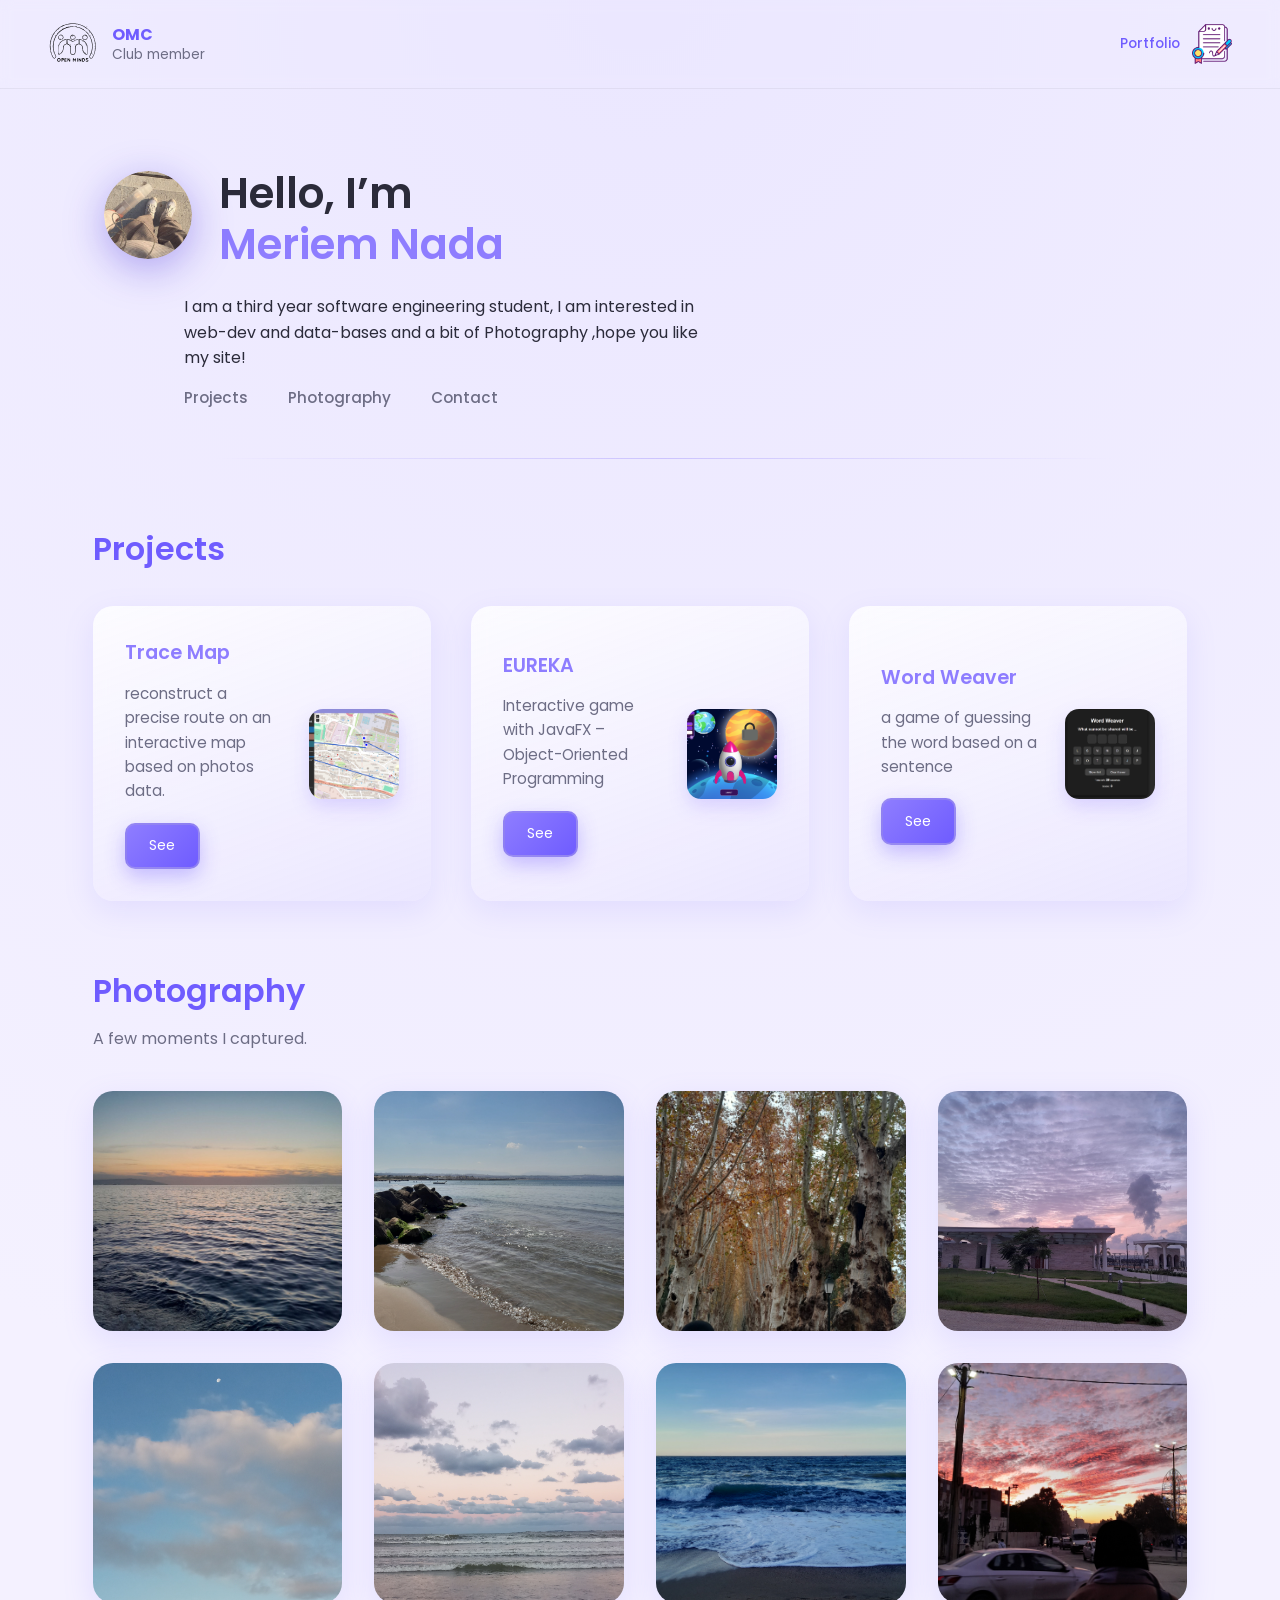
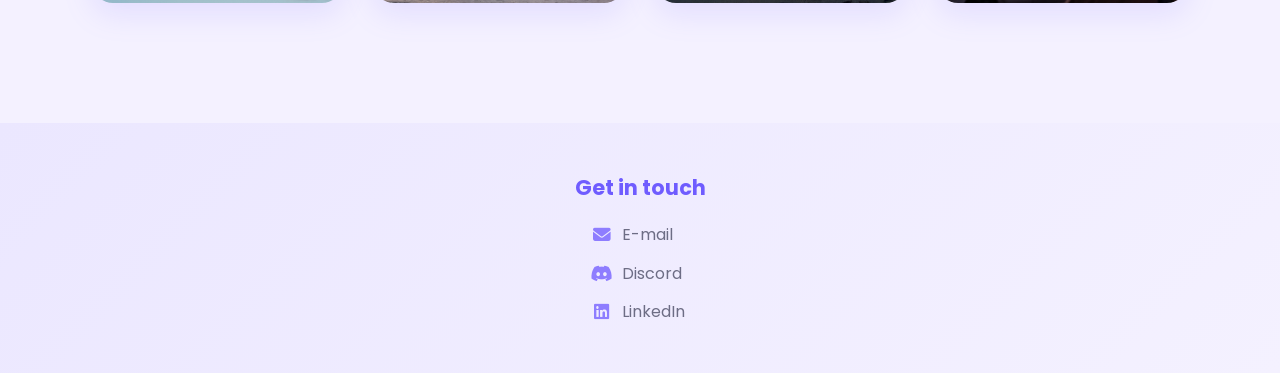
<file: index.html>
<!DOCTYPE html> 
<html lang="fr">
<head>
    <meta charset="UTF-8">
    <meta name="viewport" content="width=device-width, initial-scale=1.0">
    <title>My Portfolio</title>
    <link rel="stylesheet" href="CSS_PART.css">
    <link rel="stylesheet" href="https://cdnjs.cloudflare.com/ajax/libs/font-awesome/6.5.0/css/all.min.css">
    <link rel="icon" type="image/png" href="profile.png">
</head>
<body >
<header>
  <div class="logo-bar">
    <div class="left-section" style="display:flex; align-items:center;">
      <img src="yLf3N01.svg" class="logo" alt="Profile">
      <div class="title">
        <p><strong>OMC</strong></p>
        <p>Club member</p>
      </div>
    </div>
    <div class="right-section">
      <p class="right-text">Portfolio</p>
      <img src="event-management.png" class="right-logo" alt="USTHB">
    </div>
  </div>
  <div class="header-nav" style="text-align:left;">
    <h1 style="font-size:42px; line-height:1.2;">
      Hello, I’m<br>
      <span ">Meriem Nada</span>
    </h1>
    <img src="profile.png" class="hero-image" alt="USTHB">
    <p style="max-width:520px; margin:15px 0;">
      I am a third year software engineering student, 
      I am interested in web-dev and data-bases 
      and a bit of Photography ,hope you like my site!
    </p>
    <nav>
      <a href="#projects">Projects</a>
      <a href="#Photography">Photography</a>
      <a href="#contacts">Contact</a>
    </nav>
  </div>
</header>
<main>
    <div id="content-area">
      <h2 class="section-title" id="projects">Projects</h2>
       <div class="cards">
  <div class="card">
    <div class="card-content">
      <div class="card-header">Trace Map</div>
      <p> reconstruct a precise route on an interactive map based on photos data.</p>
      <a href="https://github.com/nadameriem/Trace-Map.git" class="consulter-btn"   target="_blank" rel="noopener noreferrer">See</a>
    </div>
    <img src="Screenshot 2025-11-22 191110.png" alt="Projet académique" class="card-image">
  </div>
  <div class="card">
    <div class="card-content">
      <div class="card-header">EUREKA</div>
      <p>Interactive game with JavaFX – Object-Oriented Programming</p>
      <a href="https://github.com/Fatima-zn/EUREKA.git" class="consulter-btn"   target="_blank" rel="noopener noreferrer">See</a>
    </div>
    <img src="Screenshot 2025-04-04 133743.png" alt="Mini-jeu Java" class="card-image">
  </div>
  <div class="card">
    <div class="card-content">
      <div class="card-header">Word Weaver</div>
      <p>a game of guessing the word based on a sentence</p>
      <a href="https://nadameriem.github.io/Word_Weaver/" class="consulter-btn"   target="_blank" rel="noopener noreferrer">See</a>
    </div>
    <img src="Screenshot 2026-02-14 181155.png" alt="Base de données" class="card-image">
  </div>
</div>
<section class="photo-section" id="Photography">
  <h2 class="section-title">Photography</h2>
  <p class="desc">A few moments I captured.</p>
  <div class="photo-grid">
    <img src="photo_2026-02-14_14-45-49.jpg" alt="Photography 1">
    <img src="20250927_120021.jpg" alt="Photography 2">
    <img src="20240101_124305.jpg" alt="Photography 3">
    <img src="20250930_183341.jpg" alt="Photography 4">
    <img src="IMG_20211124_074726.jpg" alt="Photography 5">
    <img src="IMG_20220107_174740.jpg" alt="Photography 6">
    <img src="20250110_171530.jpg" alt="Photography 7">
    <img src="20231204_073547.jpg" alt="Photography 8">
  </div>
</section>
    </div>
</main>
<footer>
  <div class="footer-contact" id="contacts">
    <h4>Get in touch</h4>

 <a href="https://mail.google.com/mail/?view=cm&to=moussaouimeriemnada@gmail.com" target="_blank" rel="noopener noreferrer" class="contact-item">
  <i class="fa-solid fa-envelope"></i>
  <span>E-mail</span>
</a>

    <a href="https://discordapp.com/users/1155871018922033222" 
       target="_blank" 
       rel="noopener noreferrer"
       class="contact-item">
      <i class="fa-brands fa-discord"></i>
      <span>Discord</span>
    </a>

    <a href="https://linkedin.com/in/nada-moussaoui"
       target="_blank"
       rel="noopener noreferrer"
       class="contact-item">
      <i class="fa-brands fa-linkedin"></i>
      <span>LinkedIn</span>
    </a>

  </div>
</footer>
</body>
</html>
</file>
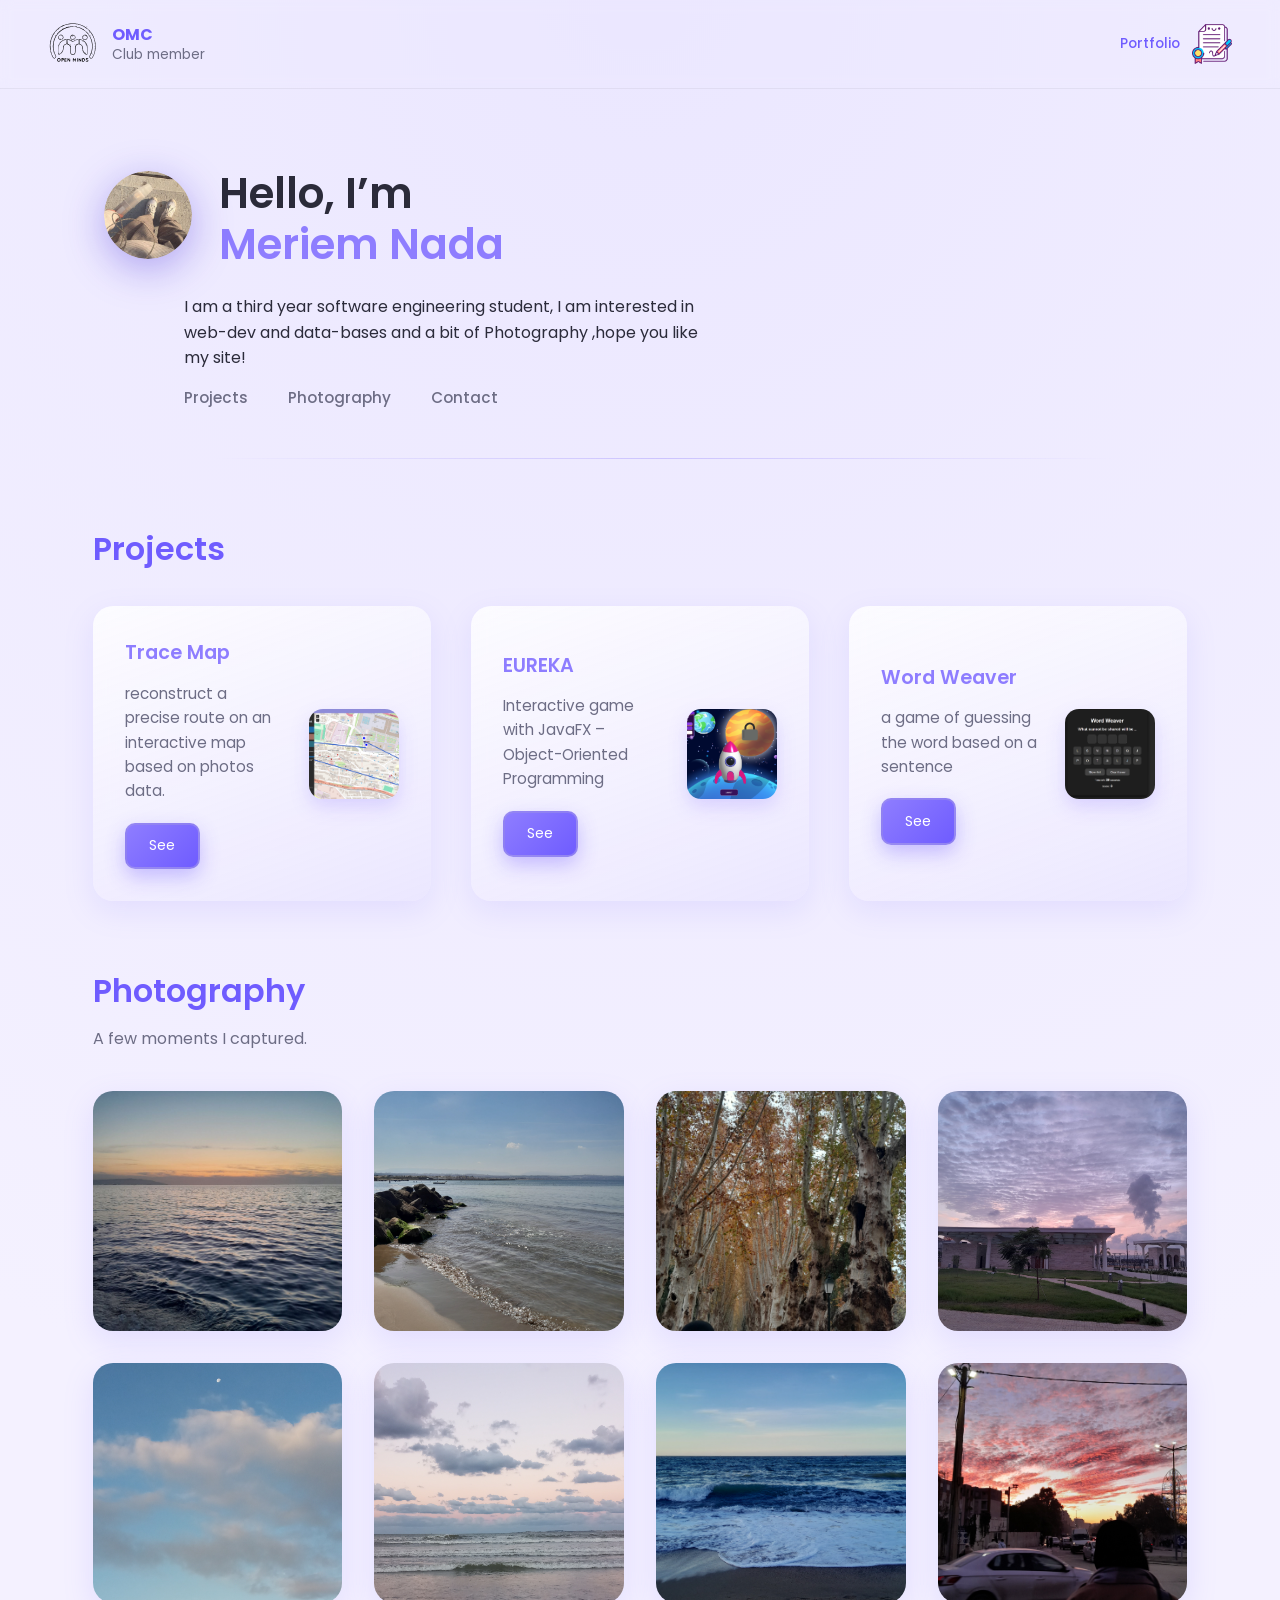
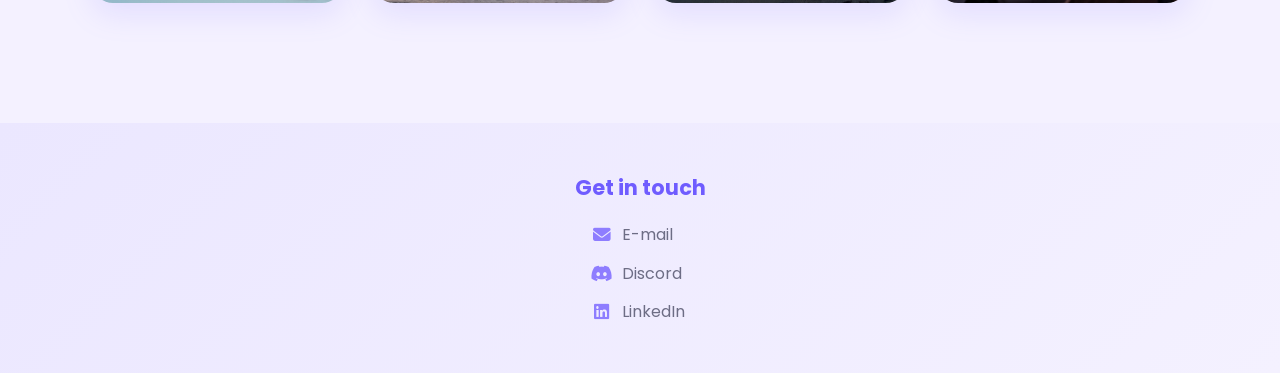
<file: HTML_PART.html>
<!DOCTYPE html> 
<html lang="fr">
<head>
    <meta charset="UTF-8">
    <meta name="viewport" content="width=device-width, initial-scale=1.0">
    <title>My Portfolio</title>
    <link rel="stylesheet" href="CSS_PART.css">
    <link rel="stylesheet" href="https://cdnjs.cloudflare.com/ajax/libs/font-awesome/6.5.0/css/all.min.css">
    <link rel="icon" type="image/png" href="profile.png">
</head>
<body >
<header>
  <div class="logo-bar">
    <div class="left-section" style="display:flex; align-items:center;">
      <img src="yLf3N01.svg" class="logo" alt="Profile">
      <div class="title">
        <p><strong>OMC</strong></p>
        <p>Club member</p>
      </div>
    </div>
    <div class="right-section">
      <p class="right-text">Portfolio</p>
      <img src="event-management.png" class="right-logo" alt="USTHB">
    </div>
  </div>
  <div class="header-nav" style="text-align:left;">
    <h1 style="font-size:42px; line-height:1.2;">
      Hello, I’m<br>
      <span ">Meriem Nada</span>
    </h1>
    <img src="profile.png" class="hero-image" alt="USTHB">
    <p style="max-width:520px; margin:15px 0;">
      I am a third year software engineering student, 
      I am interested in web-dev and data-bases 
      and a bit of Photography ,hope you like my site!
    </p>
    <nav>
      <a href="#projects">Projects</a>
      <a href="#Photography">Photography</a>
      <a href="#contacts">Contact</a>
    </nav>
  </div>
</header>
<main>
    <div id="content-area">
      <h2 class="section-title" id="projects">Projects</h2>
       <div class="cards">
  <div class="card">
    <div class="card-content">
      <div class="card-header">Trace Map</div>
      <p> reconstruct a precise route on an interactive map based on photos data.</p>
      <a href="https://github.com/nadameriem/Trace-Map.git" class="consulter-btn"   target="_blank" rel="noopener noreferrer">See</a>
    </div>
    <img src="Screenshot 2025-11-22 191110.png" alt="Projet académique" class="card-image">
  </div>
  <div class="card">
    <div class="card-content">
      <div class="card-header">EUREKA</div>
      <p>Interactive game with JavaFX – Object-Oriented Programming</p>
      <a href="https://github.com/Fatima-zn/EUREKA.git" class="consulter-btn"   target="_blank" rel="noopener noreferrer">See</a>
    </div>
    <img src="Screenshot 2025-04-04 133743.png" alt="Mini-jeu Java" class="card-image">
  </div>
  <div class="card">
    <div class="card-content">
      <div class="card-header">Word Weaver</div>
      <p>a game of guessing the word based on a sentence</p>
      <a href="https://nadameriem.github.io/Word_Weaver/" class="consulter-btn"   target="_blank" rel="noopener noreferrer">See</a>
    </div>
    <img src="Screenshot 2026-02-14 181155.png" alt="Base de données" class="card-image">
  </div>
</div>
<section class="photo-section" id="Photography">
  <h2 class="section-title">Photography</h2>
  <p class="desc">A few moments I captured.</p>
  <div class="photo-grid">
    <img src="photo_2026-02-14_14-45-49.jpg" alt="Photography 1">
    <img src="20250927_120021.jpg" alt="Photography 2">
    <img src="20240101_124305.jpg" alt="Photography 3">
    <img src="20250930_183341.jpg" alt="Photography 4">
    <img src="IMG_20211124_074726.jpg" alt="Photography 5">
    <img src="IMG_20220107_174740.jpg" alt="Photography 6">
    <img src="20250110_171530.jpg" alt="Photography 7">
    <img src="20231204_073547.jpg" alt="Photography 8">
  </div>
</section>
    </div>
</main>
<footer>
  <div class="footer-contact" id="contacts">
    <h4>Get in touch</h4>

 <a href="https://mail.google.com/mail/?view=cm&to=moussaouimeriemnada@gmail.com" target="_blank" rel="noopener noreferrer" class="contact-item">
  <i class="fa-solid fa-envelope"></i>
  <span>E-mail</span>
</a>

    <a href="https://discordapp.com/users/1155871018922033222" 
       target="_blank" 
       rel="noopener noreferrer"
       class="contact-item">
      <i class="fa-brands fa-discord"></i>
      <span>Discord</span>
    </a>

    <a href="https://linkedin.com/in/nada-moussaoui"
       target="_blank"
       rel="noopener noreferrer"
       class="contact-item">
      <i class="fa-brands fa-linkedin"></i>
      <span>LinkedIn</span>
    </a>

  </div>
</footer>
</body>
</html>
</file>
<file: CSS_PART.css>
@import url('https://fonts.googleapis.com/css2?family=Poppins:wght@300;400;500;600&display=swap');

/* ================= GLOBAL ================= */

:root {
  --primary: #8e7dff;
  --primary-dark: #6f5cff;
  --primary-soft: #dcd6ff;
  --bg-main: #f4f1ff;
  --bg-secondary: #ebe7ff;
  --text-main: #2b2b3a;
  --text-soft: #6d6d85;
}
html {
  scroll-behavior: smooth;
}

* {
  margin: 0;
  padding: 0;
  box-sizing: border-box;
}

body {
  font-family: 'Poppins', sans-serif;
  background: radial-gradient(circle at top, var(--bg-secondary), var(--bg-main) 70%);
  color: var(--text-main);
  line-height: 1.6;
  scroll-behavior: smooth;
  overflow-x: hidden;
}

/* ================= LOGO BAR ================= */

.logo-bar { 
  display: flex;
  justify-content: space-between;
  align-items: center;
  padding: 1.2rem 3rem;
  border-bottom: 1px solid rgba(0,0,0,0.05);
  backdrop-filter: blur(6px); 

}

.logo {
  width: 50px;
  transition: transform 0.4s ease;
}

.logo:hover {
  transform: scale(1.08) rotate(-3deg);
}

.right-section {
  display: flex;
  align-items: center;
  gap: 12px;
}

.title {
  margin-left: 14px;
  line-height: 1.3;
}

.title p:first-child {
  font-size: 1rem;
  font-weight: 600;
  color: var(--primary-dark);
   transition: all 0.3s ease;
}

.title p:last-child {
  font-size: 0.85rem;
  color: var(--text-soft);
   transition: all 0.3s ease;
}

.title p:hover {
  color: var(--primary);
  transform: translateX(3px);
}
.right-text {
  font-size: 0.85rem;
  font-weight: 500;
  color: var(--primary-dark);
  transition: all 0.3s ease;
}

.right-text:hover {
  color: var(--primary);
  transform: translateX(3px);
}

.right-logo {
  width: 40px;
  transition: transform 0.3s ease;
}

.right-logo:hover {
  transform: scale(1.08);
}



/* ================= HEADER NAV ================= */

.header-nav {
  position: relative;
  padding: 5rem 6rem 3rem 9rem; /* space reserved for image */
  max-width: 1200px;
  margin: 0 auto;
}

/* TITLE */
.header-nav h1 {
  font-size: 2.8rem;
  font-weight: 600;
  margin-bottom: 1.5rem;
  line-height: 1.2;
   padding-left: 2.2rem; 
  animation: fadeUp 0.8s ease forwards;
}

.header-nav p {
   animation: fadeUp 0.8s ease forwards;
}
.header-nav h1 span {
  color: var(--primary);
}

/* IMAGE — SITS NEXT TO TITLE, NO OVERLAP */
.header-nav .hero-image {
  position: absolute;
  left: 4rem;
  top: 5.1rem;            /* aligns with first line of h1 */

  width: 88px;
  height: 88px;
  object-fit: cover;

  border-radius: 50%;
  background: transparent;

  filter: drop-shadow(0 10px 20px rgba(52, 27, 215, 0.35));
  transition: transform 0.3s ease;
}


.header-nav .hero-image:hover {
  transform: scale(1.2);
}

/* PARAGRAPH */
.header-nav p {
  max-width: 520px;
  margin: 15px 0;
}
/* ================= SECTION DIVIDER ================= */

.header-nav::after {
  content: "";
  display: block;
  width: 100%;
  max-width: 900px;
  height: 1px;
  margin: 3rem auto 0;

  background: linear-gradient(
    to right,
    transparent,
    rgba(142,125,255,0.35),
    transparent
  );
}
/* ================= MOBILE ================= */

@media (max-width: 768px) {
  .header-nav {
    padding: 3rem 2rem;
  }

  .header-nav .hero-image {
    position: static;
    width: 70px;
    height: 70px;
    margin-bottom: 1rem;
  }

  .header-nav h1 {
    font-size: 2.2rem;
  }
}
/* ================= NAVIGATION ================= */

nav {
  display: flex;
  gap: 2.5rem;
  flex-wrap: wrap;
  animation: fadeUp 1s ease forwards;
}

nav a {
  position: relative;
  text-decoration: none;
  font-size: 0.95rem;
  font-weight: 500;
  color: var(--text-soft);
  transition: color 0.3s ease;
}

nav a::after {
  content: "";
  position: absolute;
  width: 0%;
  height: 2px;
  left: 0;
  bottom: -6px;
  background: var(--primary);
  transition: width 0.3s ease;
}

nav a:hover,
nav a.active {
  color: var(--primary-dark);
}

nav a:hover::after {
  width: 100%;
}

/* ================= MAIN ================= */

main {
  padding: 1rem 2rem;
}

.section-title,
.universite-title {
  font-size: 2rem;
  font-weight: 600;
  color: var(--primary-dark);
  margin-bottom: 0.6rem;
  animation: fadeUp 0.6s ease;
   text-align: left;
  width: 90%;
  margin: 0 auto 0.6rem;
}

.desc,
.subtitle {
 text-align: left;
  color: var(--text-soft);
  animation: fadeUp 0.9s ease;
  margin: 0 auto 0.6rem;
   width: 90%;
}

/* ================= CARD GRID ================= */

.cards,
.niveau-cards {
  display: grid;
  grid-template-columns: repeat(auto-fit, minmax(280px, 1fr));
  gap: 2.5rem;
  width: 90%;
  margin: 2rem auto;
}

/* ================= CARD ================= */

.card {
  background: linear-gradient(160deg, #ffffffcc, var(--bg-secondary));
  border-radius: 20px;
  padding: 2rem;
  box-shadow: 0 10px 30px rgba(142,125,255,0.15);
  backdrop-filter: blur(10px);
  transition: all 0.4s cubic-bezier(.2,.8,.2,1);
  animation: fadeUp 0.8s ease forwards;
}

.card:hover {
  transform: translateY(-10px) scale(1.03);
  box-shadow: 0 20px 40px rgba(142,125,255,0.28);
}

.card-header {
  font-size: 1.2rem;
  font-weight: 600;
  color: var(--primary);
  margin-bottom: 0.8rem;
}

.card p {
  color: var(--text-soft);
  font-size: 0.95rem;
}
/* Make card a horizontal layout */
.card {
  display: flex;
  justify-content: space-between;
  align-items: center;
  gap: 1.5rem;
}

/* Text content stays flexible */
.card-content {
  flex: 1;
}

/* Image styling */
.card-image {
  width: 90px;
  height: 90px;
  flex-shrink: 0;

  object-fit: cover;
  border-radius: 14px;

  background: linear-gradient(160deg, #ffffffcc, var(--bg-secondary));
  box-shadow: 0 8px 18px rgba(142,125,255,0.25);

  transition:
    transform 0.35s cubic-bezier(.2,.8,.2,1),
    box-shadow 0.35s ease;
}

/* Subtle hover effect */
.card:hover .card-image {
  transform: scale(1.08);
  box-shadow: 0 14px 30px rgba(142,125,255,0.35);
}

@media (max-width: 600px) {
  .card {
    flex-direction: column;
    align-items: flex-start;
  }

  .card-image {
    width: 100%;
    height: 160px;
    margin-top: 1rem;
  }
}
/* ================= BUTTON ================= */

.consulter-btn {
  display: inline-block;
  margin-top: 1.2rem;
  padding: 0.6rem 1.4rem;
  border-radius: 10px;
  background: linear-gradient(135deg, var(--primary), var(--primary-dark));
  color: white;
  text-decoration: none;
  font-size: 0.9rem;
  border: 2px solid rgba(161, 148, 234, 0.6); /* soft white border */
  transition: all 0.3s ease;
  box-shadow: 0 8px 20px rgba(91, 65, 255, 0.3);
}

.consulter-btn:hover {
  transform: translateY(-3px);
  box-shadow: 0 12px 25px rgba(104, 81, 255, 0.4);
}

/* Click / press effect */
.consulter-btn:active {
  transform: translateY(1px);       /* slightly down */
  box-shadow: 0 4px 10px rgba(91, 65, 255, 0.2); /* shadow shrinks */
}
.consulter-btn {
  cursor: pointer;
}

.consulter-btn:focus-visible {
  outline: 2px solid var(--primary);
  outline-offset: 3px;
}
/* ================= FOOTER ================= */

footer {
  margin-top: 4rem;
  padding: 3rem 2rem;
  background: linear-gradient(135deg, var(--bg-secondary), var(--bg-main));
    display: flex;
  justify-content: center;   /* centers horizontally */
  align-items: center;       /* centers vertically */
  gap: 4rem;                 /* space between the two blocks */
  text-align: center;        /* center text inside them */
}


.footer-links,
.footer-contact {
  transition: transform 0.3s ease;

}

.footer-links:hover,
.footer-contact:hover {
  transform: translateY(-5px);
}

.footer-links h4,
.footer-contact h4 {
    font-size: 1.3rem; 
  color: var(--primary-dark);
  margin-bottom: 0.3rem;
}

.footer-links p,
.footer-contact p {
  color: var(--text-soft);
  font-size: 0.9rem;
}
.footer-contact {
  display: flex;
  flex-direction: column;
  gap: 0.8rem;
}
.footer-contact a {
  margin-left: 1rem;
}

.contact-item {
  display: flex;
  align-items: center;
  gap: 0.6rem;
  text-decoration: none;
  color: var(--text-soft);
  transition: all 0.3s ease;
}

.contact-item i {
  width: 22px;          /* forces all icons to take same space */
  text-align: center;   /* centers icon inside that space */
  font-size: 1.1rem;
  color: var(--primary);
  transition: transform 0.3s ease;
}

.contact-item:hover {
  color: var(--primary-dark);
  transform: translateX(5px);
}

.contact-item:hover i {
  transform: scale(1.2);
}
.contact-item:hover {
  text-shadow: 0 0 8px rgba(120, 90, 255, 0.6);
}


/* ================= ANIMATIONS ================= */

@keyframes fadeUp {
  from {
    opacity: 0;
    transform: translateY(25px);
  }
  to {
    opacity: 1;
    transform: translateY(0);
  }
}

/* ================= RESPONSIVE ================= */

@media (max-width: 992px) {
  .header-nav {
    padding: 3rem 2rem;
  }
}

@media (max-width: 768px) {
  .logo-bar {
    flex-direction: column;
    gap: 1rem;
    text-align: center;
  }

  .header-nav {
    padding: 2.5rem 1.5rem;
  }

  .header-nav h1 {
    font-size: 2.2rem;
  }

  nav {
    gap: 1.5rem;
  }

  .cards,
  .niveau-cards {
    width: 100%;
    gap: 1.8rem;
  }
}

@media (max-width: 480px) {
  .header-nav h1 {
    font-size: 1.9rem;
  }

    .section-title,
  .universite-title {
    text-align: center;
  }

  .section-title::before {
    display: none;
  }
}

/* ================= PHOTO SECTION ================= */

.photo-section {
  margin-top: 4rem;
  text-align: center;
  animation: fadeUp 0.8s ease forwards;
}

.photo-grid {
  width: 90%;
  margin: 2.5rem auto;
  display: grid;
  grid-template-columns: repeat(auto-fit, minmax(240px, 1fr));
  gap: 2rem;
}

/* IMAGE CARD STYLE */
.photo-grid img {
  width: 100%;
  height: 240px;
  object-fit: cover;

  border-radius: 20px;
  background: linear-gradient(160deg, #ffffffcc, var(--bg-secondary));

  box-shadow: 0 10px 30px rgba(142,125,255,0.18);
  backdrop-filter: blur(8px);

  transition: 
    transform 0.45s cubic-bezier(.2,.8,.2,1),
    box-shadow 0.45s ease;
}

/* HOVER EFFECT — SAME VIBE AS PROJECT CARDS */
.photo-grid img:hover {
  transform: translateY(-10px) scale(1.03);
  box-shadow: 0 20px 40px rgba(142,125,255,0.28);
}

/* ================= MOBILE POLISH ================= */

@media (max-width: 768px) {
  .photo-grid {
    width: 100%;
    gap: 1.6rem;
  }

  .photo-grid img {
    height: 200px;
  }
}

@media (max-width: 480px) {
  .photo-grid img {
    height: 180px;
  }
}
</file>
